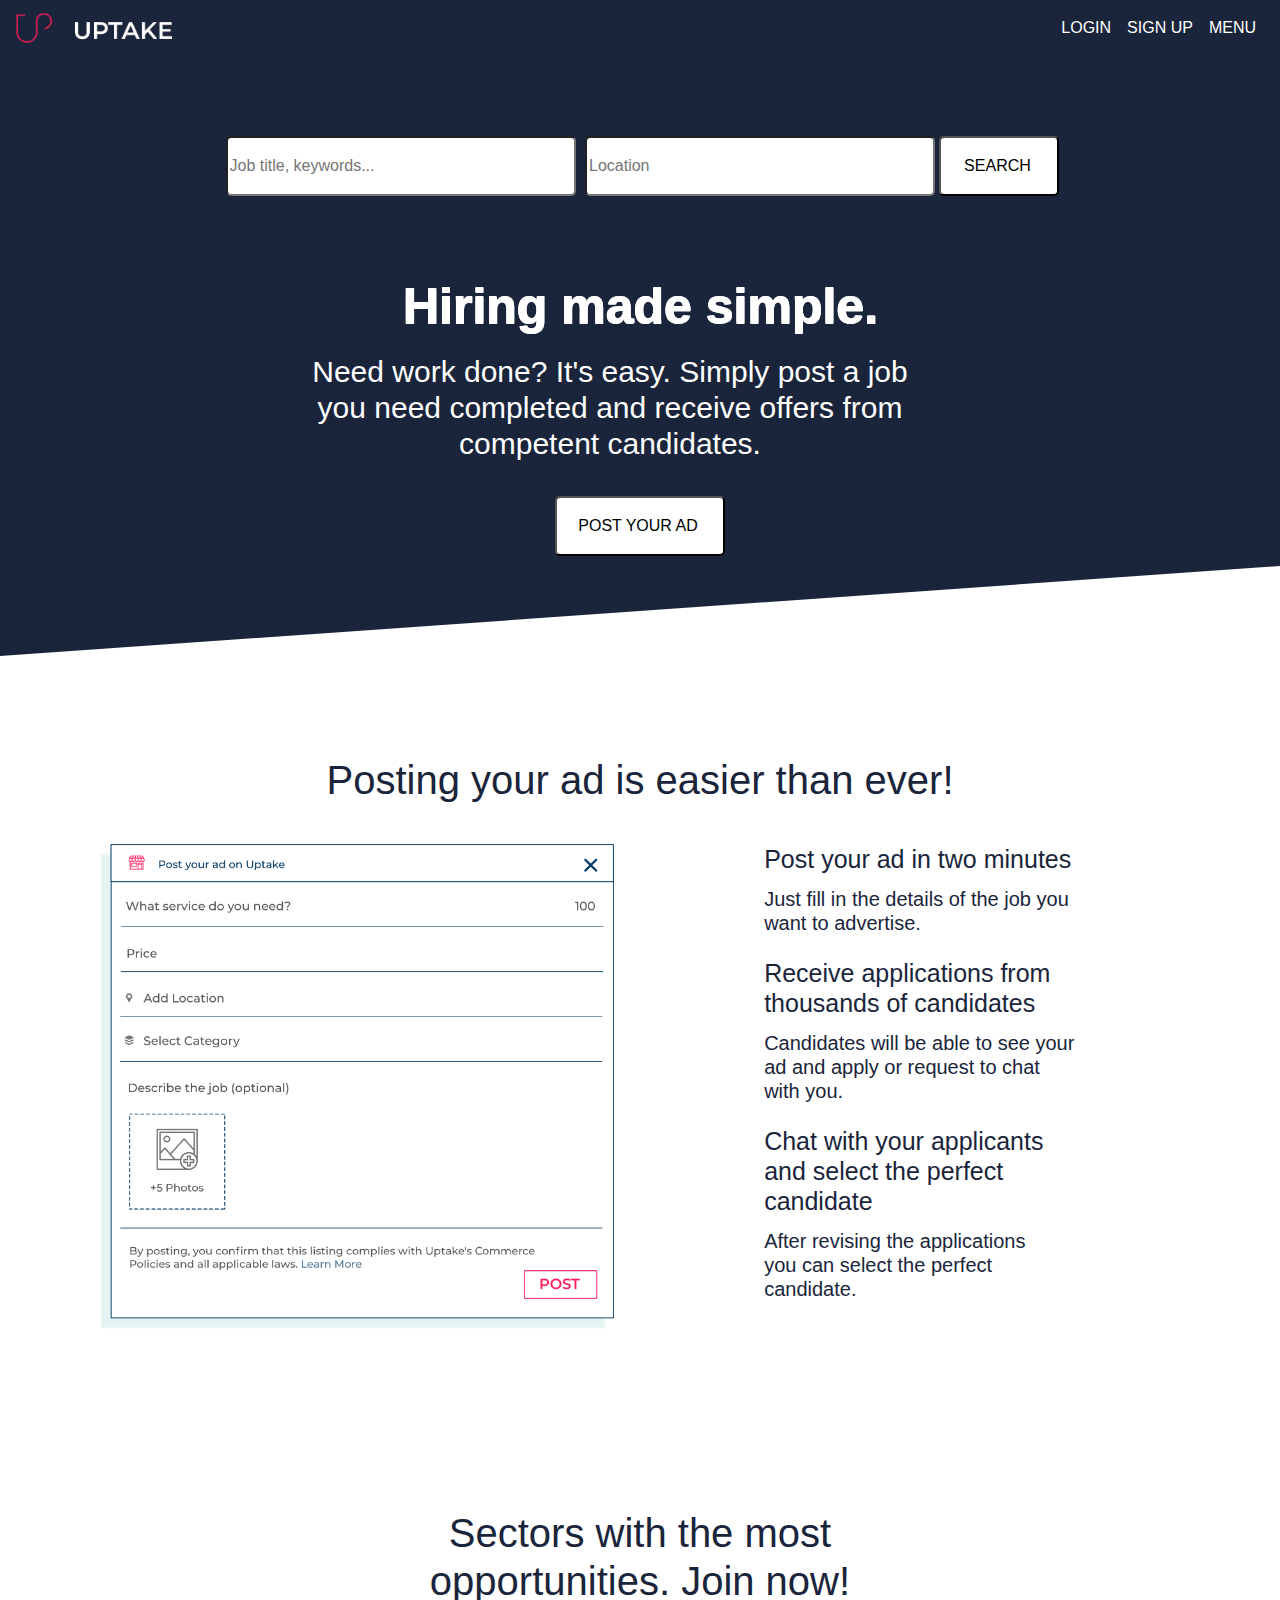
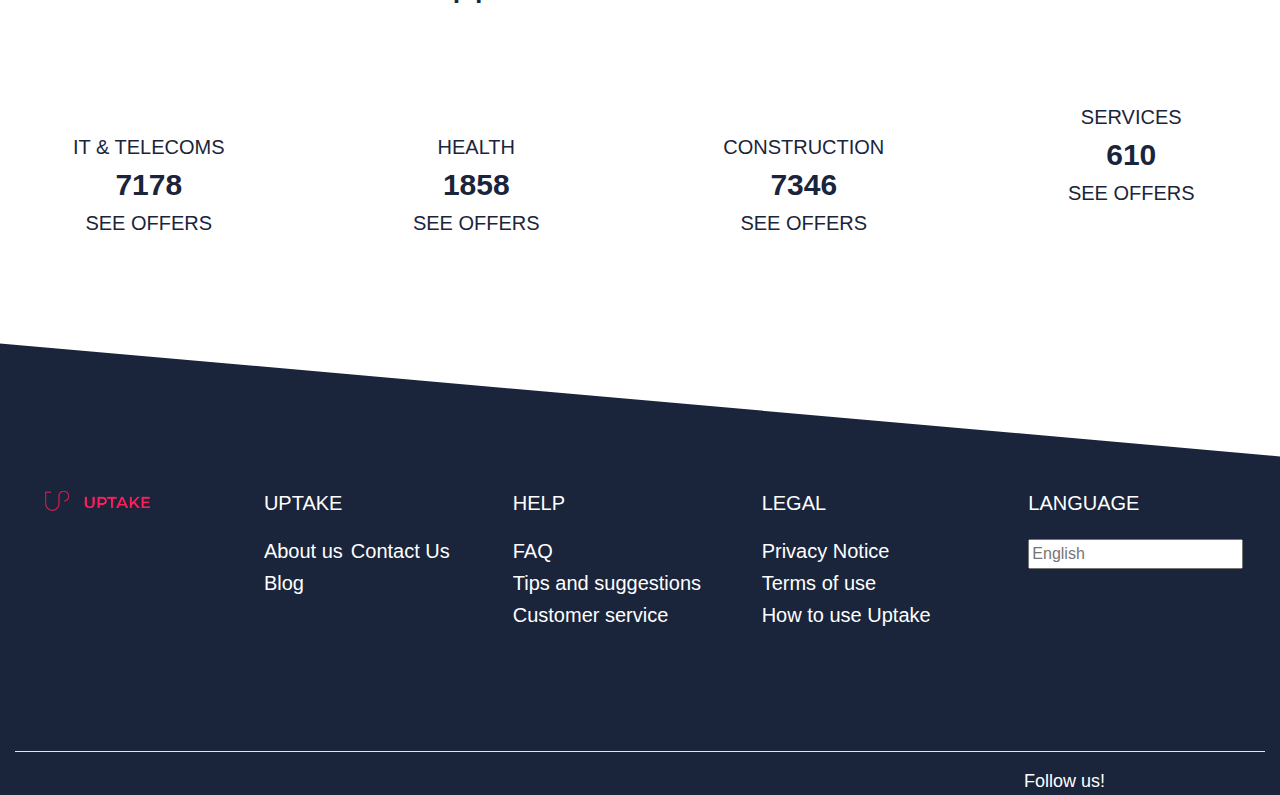
<file: index.html>
<!DOCTYPE html> <!--  creating html project  -->
<html>
  <head>
    <meta charset="utf-8">
    <title>Uptake</title>   <!-- assigning title for the page  --->
    <link href="css/bootstrap.min.css" rel="stylesheet">      <!-- linking bootstrap cascading style sheet  --->
    <link href="css/styles.css" rel="stylesheet" type="text/css">     <!-- linking my main style sheet  --->
    <link rel="stylesheet" href="https://use.fontawesome.com/releases/v5.8.2/css/all.css" integrity="sha384-oS3vJWv+0UjzBfQzYUhtDYW+Pj2yciDJxpsK1OYPAYjqT085Qq/1cq5FLXAZQ7Ay" crossorigin="anonymous">
  </head>
  <body>
    <nav class="navbar navbar-expand-lg navbar-light bg-light">
      <a class="navbar-brand" href="#">
        <img class="HeaderLogo" src="img/HeaderLogo.png" class="d-inline-block align-top" alt="">
      </a>
      <button class="navbar-toggler" type="button" data-toggle="collapse" data-target="#navbarNav" aria-controls="navbarNav" aria-expanded="false" aria-label="Toggle navigation">
        <span class="navbar-toggler-icon"></span>
      </button>
      <div class="collapse navbar-collapse" id="navbarNav">
        <ul class="navbar-nav ml-auto">
          <li class="nav-item active">
            <a class="nav-link" href="#">LOGIN <span class="sr-only">(current)</span></a>
          </li>
          <li class="nav-item">
            <a class="nav-link" href="#">SIGN UP</a>
          </li>
          <li class="nav-item">
            <a class="nav-link" href="#">MENU</a>
          </li>
        </ul>
      </div>
</nav>
    <div name="xcontainer" class="xcontainer">    <!-- container for the home page  --->
      <input type="text" placeholder="Job title, keywords...">
      <input type="text" placeholder="Location">
      <button href="./home.html">SEARCH</button>
      <!-- <button>Search</button> -->
      <h1>Hiring made simple. </h1>
      <h2>Need work done? It's easy. Simply post a job <br> you need completed and receive offers from <br> competent candidates.</h2><br>
      <button type="1">POST YOUR AD</button>
    </div>
    <section class="postAdArea">
        <div class="row">
            <div class="col-12">
                <h3>Posting your ad is easier than ever!</h3>
            </div>
            <div class="col-7">
              <img id="post" src="img/Post.png"></img>
            </div>
            <div class="col-5">
              <h4>Post your ad in two minutes</h4>
              <h5>Just fill in the details of the job you <br> want to advertise.</h5>
              <h4>Receive applications from<br>thousands of candidates</h4>
              <h5>Candidates will be able to see your<br>ad and apply or request to chat<br>with you.</h5>
              <h4>Chat with your applicants<br>and select the perfect<br>candidate</h4>
              <h5>After revising the applications<br>you can select the perfect<br>candidate.</h5>
            </div>
        </div>
    </section>
    <section class="statsArea">
        <div class="row">
            <div class="col-5 mx-auto">
                <h1 class="text-center">
                  <h3>Sectors with the most opportunities. Join now!</h3>
                </h1>
            </div>
        </div>
        <div class="stats">
          <div class="row">
              <div class="col-3">
                <i class="fas fa-laptop"></i>
                <h5>IT & TELECOMS</h5>
                <h6>7178</h6>
                <h5>SEE OFFERS</h5>
              </div>
              <div class="col-3">
                <i class="fas fa-stethoscope"></i>
                <h5>HEALTH</h5>
                <h6>1858</h6>
                <h5>SEE OFFERS</h5>
              </div>
              <div class="col-3">
                <i class="fas fa-tools"></i>
                <h5>CONSTRUCTION</h5>
                <h6>7346</h6>
                <h5>SEE OFFERS</h5>
              </div>
              <div class="col-3">
                <i class="far fa-id-card"></i>
                <h5>SERVICES</h5>
                <h6>610</h6>
                <h5>SEE OFFERS</h5>
              </div>
            </div>
          </div>
    </section>
    </div>

<!--- footer here --->
<footer>
  <div class="col-sm-12 text-left">
    <div class="row pt-5">
      <div class="col-sm-7 five-three">
        <div class="row align-items-start">
          <div class="col-sm-4">
            <img id="logo" class="logo" src="img/FooterLogo.png"></img>
          </div>
          <div class="col-sm-4 text-left">
            <h5 class="text mb-4 pt-0">UPTAKE</h5>   <!-- column title -->
            <ul class="list-inline mb-0">  <!--  setting the column style  -->
              <li class="list-inline-item">
                <h5>About us</h5>
              <li class="list-inline-item">
                <h5>Contact Us</h5>
              </li>
              <li class="list-inline-item">
                <h5>Blog</h5>
              </li>
            </ul>
          </div>
        <div class="col-sm-4 text-left">
          <h5 class="text mb-4 pt-0">HELP</h5> <!-- title for the column  -->
          <ul class="list-inline mb-0">  <!--  setting the column style  -->
            <li class="list-inline-item">
              <h5>FAQ</h5>
              <li class="list-inline-item">
                <h5>Tips and suggestions</h5>
              </li>
              <li class="list-inline-item">
                <h5>Customer service</h5>
              </li>
            </ul>
          </div><!-- end inner row -->
        </div>
      </div>
      <div class="col-sm-5 five-two">
        <div class="row d-flex align-items-start">
          <div class="col-sm-6 text-left">
            <h5 class="text mb-4 pt-0">LEGAL</h5> <!-- title for the column  -->
            <ul class="list-inline mb-0">  <!--  setting the column style  -->
              <li class="list-inline-item">
                <h5>Privacy Notice</h5>
                <li class="list-inline-item">
                  <h5>Terms of use</h5>
                </li>
                <li class="list-inline-item">
                  <h5>How to use Uptake</h5>
                </li>
              </ul>
            </div>
            <div class="col-sm-6 text-left">
              <h5 class="text mb-4 pt-0">LANGUAGE</h5> <!-- title for the column  -->
              <ul class="list-inline mb-0">  <!--  setting the column style  -->
                <li class="list-inline-item">
                  <input type="text" placeholder="English">
                </li>
              </ul>
            </div>
        </div><!-- end inner row -->
      </div>
    </div><!-- end outer row -->
    <div class="row">
      <div class="col-12 text-right">
        <hr>
        <ul class="nav justify-content-end">
          <li class="nav-item">
            <span>Follow us!</span>
          </li>
          <li class="nav-item">
            <a class="nav-link" href="#">
              <i class="fab fa-facebook-f"></i>
            </a>
          </li>
          <li class="nav-item">
            <a class="nav-link" href="#">
              <i class="fab fa-twitter"></i>
            </a>
          </li>
          <li class="nav-item">
            <a class="nav-link disabled" href="#">
              <i class="fab fa-google-plus-g"></i>
            </a>
          </li>
          <li class="nav-item">
            <a class="nav-link disabled" href="#">
              <i class="fab fa-youtube"></i>
            </a>
          </li>
          <li class="nav-item">
            <a class="nav-link disabled" href="#">
              <i class="fab fa-instagram"></i>
            </a>
          </li>
        </ul>
      </div>
    </div>
  </div>
</footer>


  <script src="https://code.jquery.com/jquery-3.4.1.min.js" integrity="sha256-CSXorXvZcTkaix6Yvo6HppcZGetbYMGWSFlBw8HfCJo=" crossorigin="anonymous"></script>
  <script src="js/bootstrap.bundle.min.js"></script>  <!-- bootstrap compiled and minified CSS   -->

</body>
</html>
</file>
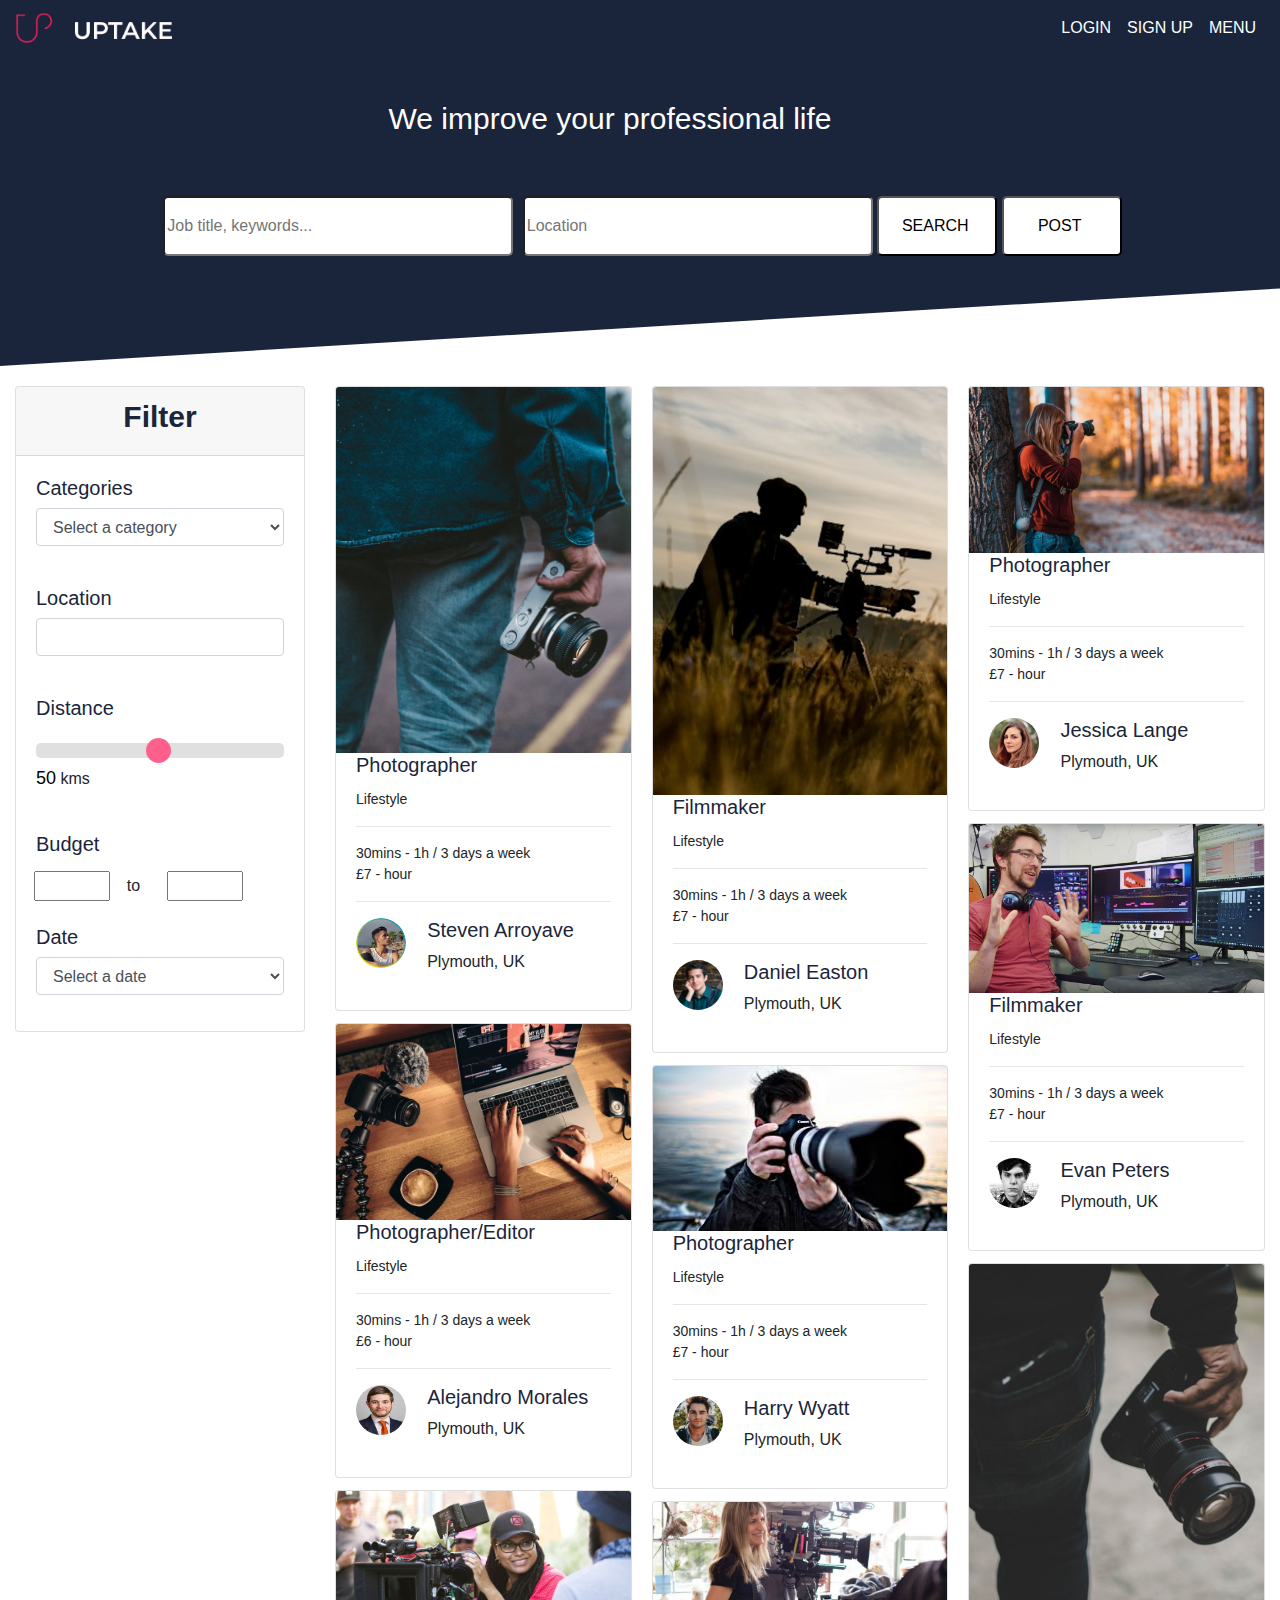
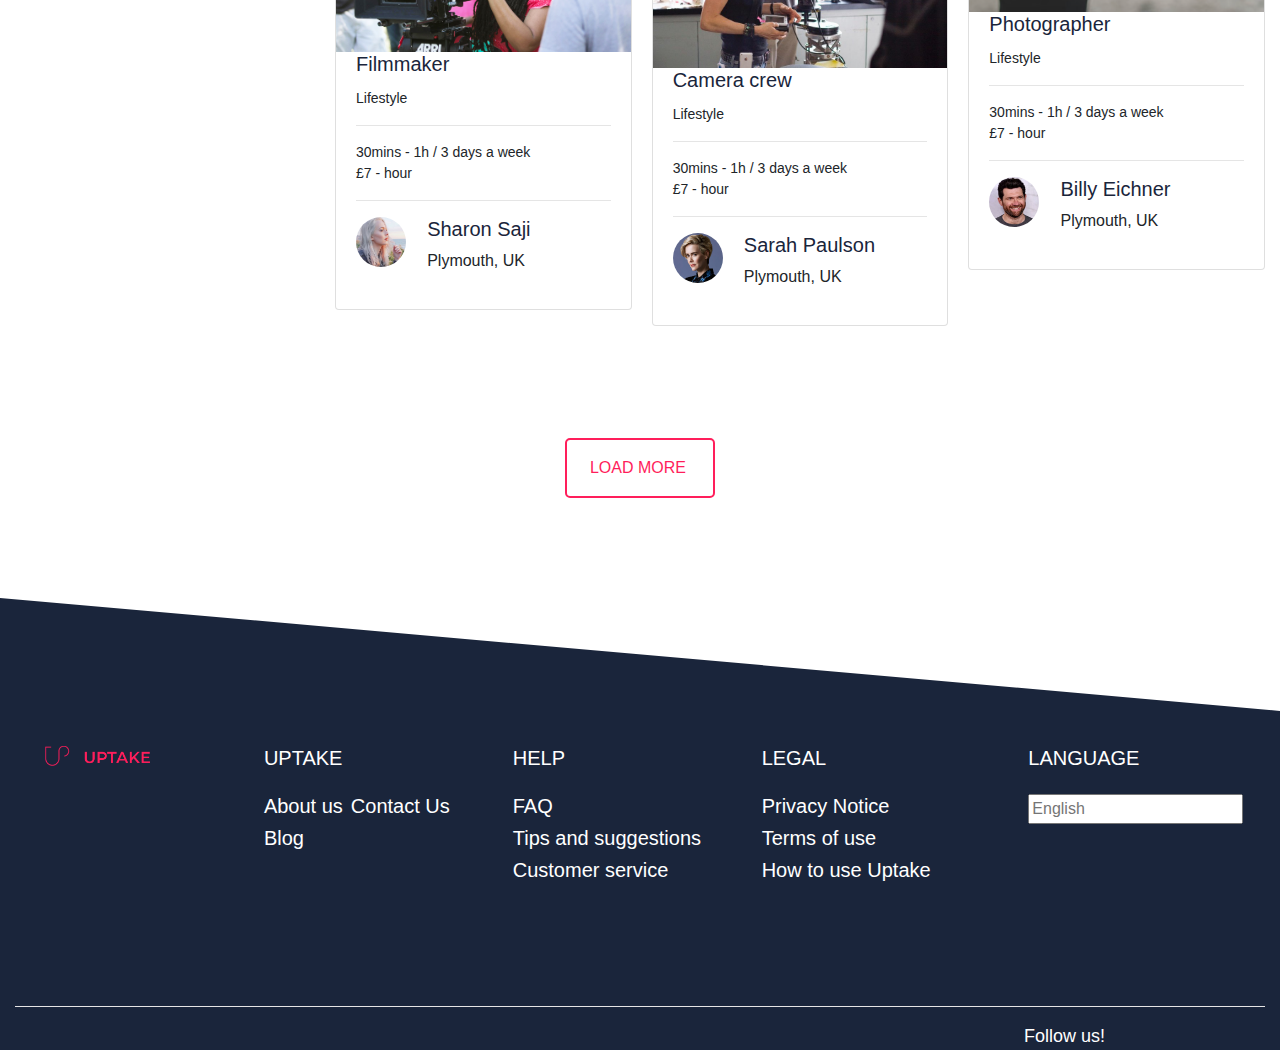
<file: home.html>
<!DOCTYPE html>
<html>
  <head>
  <meta http-equiv="Content-Type" content="text/html; charset=UTF-8">
    <title>Uptake</title>   <!-- assigning title for the page  --->
    <link href="./css/bootstrap.min.css" rel="stylesheet">      <!-- linking bootstrap cascading style sheet  --->
    <link href="./css/styles.css" rel="stylesheet" type="text/css">     <!-- linking my main style sheet  --->
    <link rel="stylesheet" href="https://use.fontawesome.com/releases/v5.8.2/css/all.css" integrity="sha384-oS3vJWv+0UjzBfQzYUhtDYW+Pj2yciDJxpsK1OYPAYjqT085Qq/1cq5FLXAZQ7Ay" crossorigin="anonymous">
  </head>
  <body>
    <nav class="navbar navbar-expand-lg navbar-light bg-light">
      <a class="navbar-brand" href="./home.html">
        <img class="HeaderLogo" src="img/HeaderLogo.png" class="d-inline-block align-top" alt="">
      </a>
      <button class="navbar-toggler" type="button" data-toggle="collapse" data-target="#navbarNav" aria-controls="navbarNav" aria-expanded="false" aria-label="Toggle navigation">
        <span class="navbar-toggler-icon"></span>
      </button>
      <div class="collapse navbar-collapse" id="navbarNav">
        <ul class="navbar-nav ml-auto">
          <li class="nav-item active">
            <a class="nav-link" href="./home.html">LOGIN <span class="sr-only"></span></a>
          </li>
          <li class="nav-item">
            <a class="nav-link" href="./home.html">SIGN UP</a>
          </li>
          <li class="nav-item">
            <a class="nav-link" href="./home.html">MENU</a>
          </li>
        </ul>
      </div>
</nav>
    <div name="xcontainer2" class="xcontainer2">    <!-- container for the home page  --->
      <h2>We improve your professional life</h2><br>
      <input type="text" placeholder="Job title, keywords...">
      <input type="text" placeholder="Location">
      <button>SEARCH</button>
      <button data-toggle="modal" data-target="#exampleModal">POST</button>
    </div>
    <div class="container-fluid">
      <div class="row align-items-start" id="row2">
        <div class="col-3">
          <div class="card" id="filter">
          		<header class="card-header">
          			<h6 class="title">Filter</h6>
          		</header>
              <div class="card-body">
                <h5>Categories</h5>
                <div class="form-group">
                  <select class="form-control" id="exampleFormControlSelect1">
                    <option hidden="">Select a category</option>
                    <option>Administration</option>
                    <option>Charity &amp; Voluntary</option>
                    <option>Construction</option>
                    <option>Education</option>
                    <option>Finance</option>
                    <option>Health</option>
                    <option>IT &amp; Telecoms</option>
                    <option>Media, Digital &amp; Creative</option>
                    <option>Retail</option>
                    <option>Security &amp; Safety</option>
                    <option>Training</option>
                    <option>Other</option>
                  </select>
                </div><br>
                <h5>Location</h5>
                <div class="form-group">
                  <input class="form-control" type="text">
                </div><br>
                <h5>Distance</h5>
                <div class="slidecontainer">
                  <input type="range" min="1" max="100" value="50" class="slider" id="myRange">
                  <p><span id="demo">50</span> kms</p>
                </div><br>
                <h5>Budget</h5>
                <div class="row" id="maxmin">
                  <div class="column">
                    <input type="text" id="name" name="name" requiredminlength="4" maxlength="8" size="5">
                  </div>
                  <div class="column">to</div>
                  <div class="column">
                    <input type="text" id="name" name="name" requiredminlength="4" maxlength="8" size="5">
                  </div>
                </div><br>
                <h5>Date</h5>
                <div class="form-group">
                  <select class="form-control" id="exampleFormControlSelect1">
                    <option hidden="">Select a date</option>
                    <option>Last 24hrs</option>
                    <option>Last week</option>
                    <option>Last month</option>
                    <option>Last 3 months</option>
                    <option>Last 6 months</option>
                    <option>Last year</option>
                    <option>Forever</option>
                  </select>
                </div>
              </div>
          </div>	 <!-- card-body.// -->
        </div> <!-- card.// -->
        <div class="col-9"> <!---New post--->
          <div class="card-columns" id="cards">
             <div class="card" data-toggle="modal" data-target="#postModal">
               <img id="postpic" class="card-img-top w-100" src="./img/Posts/1.jpg" alt="Card image cap">
               <div class="card-body">
                 <h5 class="card-title">Photographer</h5>
                 <p class="card-text">Lifestyle</p> <hr>
                 <p class="card-text">30mins - 1h / 3 days a week<br>£7 - hour</p><hr>
                 <div id="propic" class="row">
                   <div class="col-3">
                     <img id="profilepic" class="profilepic" src="./img/Posts/1p.jpg" alt="Cardprofileimg">
                   </div>
                   <div class="col-9">
                     <h5 class"card-title"="">Steven Arroyave</h5>
                     <p class"card-text"="">Plymouth, UK</p>
                    </div>
                 </div>
               </div>
             </div>
             <div class="card">
               <img id="postpic" class="card-img-top w-100" src="./img/Posts/2.jpg" alt="Card image cap">
               <div class="card-body">
                 <h5 class="card-title">Photographer/Editor</h5>
                 <p class="card-text">Lifestyle</p> <hr>
                 <p class="card-text">30mins - 1h / 3 days a week<br>£6 - hour</p><hr>
                 <div id="propic" class="row">
                   <div class="col-3">
                     <img id="profilepic" class="profilepic" src="./img/Posts/2p.jpg" alt="Cardprofileimg">
                   </div>
                   <div class="col-9">
                     <h5 class"card-title"="">Alejandro Morales</h5>
                     <p class"card-text"="">Plymouth, UK</p>
                    </div>
                 </div>
               </div>
             </div>
             <div class="card" data-toggle="modal" data-target="#postModal">
               <img id="postpic" class="card-img-top w-100" src="./img/Posts/3.jpg" alt="Card image cap">
               <div class="card-body">
                 <h5 class="card-title">Filmmaker</h5>
                 <p class="card-text">Lifestyle</p> <hr>
                 <p class="card-text">30mins - 1h / 3 days a week<br>£7 - hour</p><hr>
                 <div id="propic" class="row">
                   <div class="col-3">
                     <img id="profilepic" class="profilepic" src="./img/Posts/3p.jpg" alt="Cardprofileimg">
                   </div>
                   <div class="col-9">
                     <h5 class"card-title"="">Sharon Saji</h5>
                     <p class"card-text"="">Plymouth, UK</p>
                    </div>
                 </div>
               </div>
             </div>
             <div class="card">
               <img id="postpic" class="card-img-top w-100" src="./img/Posts/4.jpg" alt="Card image cap">
               <div class="card-body">
                 <h5 class="card-title">Filmmaker</h5>
                 <p class="card-text">Lifestyle</p> <hr>
                 <p class="card-text">30mins - 1h / 3 days a week<br>£7 - hour</p><hr>
                 <div id="propic" class="row">
                   <div class="col-3">
                     <img id="profilepic" class="profilepic" src="./img/Posts/4p.jpg" alt="Cardprofileimg">
                   </div>
                   <div class="col-9">
                     <h5 class"card-title"="">Daniel Easton</h5>
                     <p class"card-text"="">Plymouth, UK</p>
                    </div>
                 </div>
               </div>
             </div>
             <div class="card">
               <img id="postpic" class="card-img-top w-100" src="./img/Posts/5.jpg" alt="Card image cap">
               <div class="card-body">
                 <h5 class="card-title">Photographer</h5>
                 <p class="card-text">Lifestyle</p> <hr>
                 <p class="card-text">30mins - 1h / 3 days a week<br>£7 - hour</p><hr>
                 <div id="propic" class="row">
                   <div class="col-3">
                     <img id="profilepic" class="profilepic" src="./img/Posts/5p.jpg" alt="Cardprofileimg">
                   </div>
                   <div class="col-9">
                     <h5 class"card-title"="">Harry Wyatt</h5>
                     <p class"card-text"="">Plymouth, UK</p>
                    </div>
                 </div>
               </div>
             </div>
             <div class="card">
               <img id="postpic" class="card-img-top w-100" src="./img/Posts/6.jpg" alt="Card image cap">
               <div class="card-body">
                 <h5 class="card-title">Camera crew</h5>
                 <p class="card-text">Lifestyle</p> <hr>
                 <p class="card-text">30mins - 1h / 3 days a week<br>£7 - hour</p><hr>
                 <div id="propic" class="row">
                   <div class="col-3">
                     <img id="profilepic" class="profilepic" src="./img/Posts/6p.jpg" alt="Cardprofileimg">
                   </div>
                   <div class="col-9">
                     <h5 class"card-title"="">Sarah Paulson</h5>
                     <p class"card-text"="">Plymouth, UK</p>
                    </div>
                 </div>
               </div>
             </div>
             <div class="card">
               <img id="postpic" class="card-img-top w-100" src="./img/Posts/7.jpg" alt="Card image cap">
               <div class="card-body">
                 <h5 class="card-title">Photographer</h5>
                 <p class="card-text">Lifestyle</p> <hr>
                 <p class="card-text">30mins - 1h / 3 days a week<br>£7 - hour</p><hr>
                 <div id="propic" class="row">
                   <div class="col-3">
                     <img id="profilepic" class="profilepic" src="./img/Posts/7p.jpg" alt="Cardprofileimg">
                   </div>
                   <div class="col-9">
                     <h5 class"card-title"="">Jessica Lange</h5>
                     <p class"card-text"="">Plymouth, UK</p>
                    </div>
                 </div>
               </div>
             </div>
             <div class="card">
               <img id="postpic" class="card-img-top w-100" src="./img/Posts/8.jpg" alt="Card image cap">
               <div class="card-body">
                 <h5 class="card-title">Filmmaker</h5>
                 <p class="card-text">Lifestyle</p> <hr>
                 <p class="card-text">30mins - 1h / 3 days a week<br>£7 - hour</p><hr>
                 <div id="propic" class="row">
                   <div class="col-3">
                     <img id="profilepic" class="profilepic" src="./img/Posts/8p.jpg" alt="Cardprofileimg">
                   </div>
                   <div class="col-9">
                     <h5 class"card-title"="">Evan Peters</h5>
                     <p class"card-text"="">Plymouth, UK</p>
                    </div>
                 </div>
               </div>
             </div>
             <div class="card">
               <img id="postpic" class="card-img-top w-100" src="./img/Posts/9.jpg" alt="Card image cap">
               <div class="card-body">
                 <h5 class="card-title">Photographer</h5>
                 <p class="card-text">Lifestyle</p> <hr>
                 <p class="card-text">30mins - 1h / 3 days a week<br>£7 - hour</p><hr>
                 <div id="propic" class="row">
                   <div class="col-3">
                     <img id="profilepic" class="profilepic" src="./img/Posts/9p.jpg" alt="Cardprofileimg">
                   </div>
                   <div class="col-9">
                     <h5 class"card-title"="">Billy Eichner</h5>
                     <p class"card-text"="">Plymouth, UK</p>
                    </div>
                 </div>
               </div>
             </div>
           </div>
        </div> <!---New post end--->
      </div>
    </div>
    <div>
      <div name="loadmore"  class="row">
          <div class="col-5 mx-auto">
                <button id="loadmore">LOAD MORE</button>
          </div>
      </div>
    </div>
<!--- footer here --->
<footer>
  <div class="col-sm-12 text-left">
    <div class="row pt-5">
      <div class="col-sm-7 five-three">
        <div class="row align-items-start">
          <div class="col-sm-4">
            <img id="logo" class="logo" src="img/FooterLogo.png">
          </div>
          <div class="col-sm-4 text-left">
            <h5 class="text mb-4 pt-0">UPTAKE</h5>   <!-- column title -->
            <ul class="list-inline mb-0">  <!--  setting the column style  -->
              <li class="list-inline-item">
                <h5>About us</h5>
              </li><li class="list-inline-item">
                <h5>Contact Us</h5>
              </li>
              <li class="list-inline-item">
                <h5>Blog</h5>
              </li>
            </ul>
          </div>
        <div class="col-sm-4 text-left">
          <h5 class="text mb-4 pt-0">HELP</h5> <!-- title for the column  -->
          <ul class="list-inline mb-0">  <!--  setting the column style  -->
            <li class="list-inline-item">
              <h5>FAQ</h5>
              </li><li class="list-inline-item">
                <h5>Tips and suggestions</h5>
              </li>
              <li class="list-inline-item">
                <h5>Customer service</h5>
              </li>
            </ul>
          </div><!-- end inner row -->
        </div>
      </div>
      <div class="col-sm-5 five-two">
        <div class="row d-flex align-items-start">
          <div class="col-sm-6 text-left">
            <h5 class="text mb-4 pt-0">LEGAL</h5> <!-- title for the column  -->
            <ul class="list-inline mb-0">  <!--  setting the column style  -->
              <li class="list-inline-item">
                <h5>Privacy Notice</h5>
                </li><li class="list-inline-item">
                  <h5>Terms of use</h5>
                </li>
                <li class="list-inline-item">
                  <h5>How to use Uptake</h5>
                </li>
              </ul>
            </div>
            <div class="col-sm-6 text-left">
              <h5 class="text mb-4 pt-0">LANGUAGE</h5> <!-- title for the column  -->
              <ul class="list-inline mb-0">  <!--  setting the column style  -->
                <li class="list-inline-item">
                  <input type="text" placeholder="English">
                </li>
              </ul>
            </div>
        </div><!-- end inner row -->
      </div>
    </div><!-- end outer row -->
    <div class="row">
      <div class="col-12 text-right">
        <hr>
        <ul class="nav justify-content-end">
          <li class="nav-item">
            <span>Follow us!</span>
          </li>
          <li class="nav-item">
            <a class="nav-link" href="#">
              <i class="fab fa-facebook-f"></i>
            </a>
          </li>
          <li class="nav-item">
            <a class="nav-link" href="#">
              <i class="fab fa-twitter"></i>
            </a>
          </li>
          <li class="nav-item">
            <a class="nav-link disabled" href="#">
              <i class="fab fa-google-plus-g"></i>
            </a>
          </li>
          <li class="nav-item">
            <a class="nav-link disabled" href="#">
              <i class="fab fa-youtube"></i>
            </a>
          </li>
          <li class="nav-item">
            <a class="nav-link disabled" href="#">
              <i class="fab fa-instagram"></i>
            </a>
          </li>
        </ul>
      </div>
    </div>
  </div>
</footer>


<!--- new post modal -->
<div class="modal fade bd-example-modal-lg" id="exampleModal" tabindex="-1" role="dialog" aria-labelledby="exampleModalLabel" aria-hidden="true">
  <div class="modal-dialog modal-lg" role="document">
    <div class="modal-content">
      <div class="modal-header">
        <i class="fas fa-store-alt" id="headerFas"></i>
        <h5 class="modal-title" id="exampleModalLabel">Post your ad on Uptake</h5>
        <button type="button" class="close" data-dismiss="modal" aria-label="Close">
          <span aria-hidden="false">&times;</span>
        </button>
      </div>
      <div class="modal-body">
        <div class="form-group">
          <input id="modalinput" class="form-control" type="text" placeholder="What service do you need?">
        </div>
        <hr>
        <div class="form-group">
          <input  id="modalinput" class="form-control" type="text" placeholder="Price">
        </div><hr>
        <div class="form-group">
          <input  id="modalinput" class="form-control" type="text" placeholder="Add location">
        </div><hr>
        <div class="form-group">
          <div class="form-group">
            <select class="form-control" id="modalinput">
              <option hidden="">Select a category</option>
              <option>Administration</option>
              <option>Charity &amp; Voluntary</option>
              <option>Construction</option>
              <option>Education</option>
              <option>Finance</option>
              <option>Health</option>
              <option>IT &amp; Telecoms</option>
              <option>Media, Digital &amp; Creative</option>
              <option>Retail</option>
              <option>Security &amp; Safety</option>
              <option>Training</option>
              <option>Other</option>
            </select>
          </div>
        </div><hr>
        <div class="form-group">
          <input id="modalinput" class="form-control" type="text" placeholder="Describe the job (optional)">
          <div class="form-group">
            <img id="addphotos" src="./img/addimages.jpg" alt="Card image cap">
          </div>
        </div>
      </div>
      <div class="modal-footer">
        <p>By posting, you confirm that this listing complies with Uptake's Commerce<br>Policies and all applicable laws. Learn more.<p>
        <button id="loadmore" type="button" class="btn btn-primary">POST</button>
      </div>
    </div>
  </div>
</div>
<!--- new post modal end --->


<!--- current post modal -->
<div class="modal fade bd-example-modal-lg" id="postModal" tabindex="-1" role="dialog" aria-labelledby="exampleModalLabel" aria-hidden="true">
  <div class="modal-dialog modal-lg" role="document">
    <div class="modal-content">
      <div class="modal-header">
        <button type="button" class="close" data-dismiss="modal" aria-label="Close">
          <span aria-hidden="false">&times;</span>
        </button>
      </div>
      <div class="modal-body">
        <div class="row" id="row2">
          <div class="col-md-6">
            <h5 class="card-title">Photographer</h5>
            <p class="card-text">Photography</p><br>
            <h5>Description</h5>
            <p class="card-text">I am a passionate and artistic photographer and photo editor. Always looking for a different angle and striving to improve all the time. More than capable of capturing a wide array of scenes, portraits, products and beauty in my photos. I am also a pro in Photoshop - both in editing and graphic design. </p>
            <div class="row" id="row2">
                <div class="col-md-4">
                  <i id="iconx" class="far fa-comment-dots"></i>
                  <p class="card-text" id="iconp">Request<br>chat</p>
                </div>
                <div class="col-md-4">
                  <i id="iconx" class="fas fa-tasks"></i>
                  <p class="card-text" id="iconp">Apply</p>
                </div>
                <div class="col-md-4">
                  <i id="iconx" class="far fa-heart"></i>
                  <p class="card-text" id="iconp">Save to<br>favorites</p>
                </div>
            </div>
          </div>
          <div class="col-md-6">
            <div id="propic" class="row">
              <div class="col-3">
                <img id="profilepic2" class="profilepic2" src="./img/Posts/1p.jpg" alt="Cardprofileimg">
              </div>
              <div class="col-9">
                <h5 class"card-title"="">Steven Arroyave</h5>
                <p class"card-text"="">Plymouth, UK</p>
              </div>
              <h5>Ratings</h5><br>
              <div class="row" id="row2">
                <i class="fas fa-star" style="color:#fec107;"></i>
                <i class="fas fa-star" style="color:#fec107;"></i>
                <i class="fas fa-star" style="color:#fec107;"></i>
                <i class="fas fa-star" style="color:#fec107;"></i>
                <i class="fas fa-star" style="color:#a0a0a0;"></i>
              </div>
              <div class="row" id="row2">
                <img id="map" class="map" src="./img/Posts/11.png" alt="mapimg">
              </div>
            </div>
          </div>
        </div>
      </div>
    </div>
  </div>
</div>
<!--- current post modal end--->



  <script src="https://code.jquery.com/jquery-3.4.1.min.js" integrity="sha256-CSXorXvZcTkaix6Yvo6HppcZGetbYMGWSFlBw8HfCJo=" crossorigin="anonymous"></script>
  <script src="./js/bootstrap.bundle.min.js"></script>  <!-- bootstrap compiled and minified CSS   -->
  <script src="./js/scripts.js"></script>



</body></html>
</file>
<file: css/styles.css>
@font-face {   /* importing the font that I'll be using  */
  font-family: 'Montserrat', sans-serif;
  font-weight: 400;
  src: url('https://fonts.googleapis.com/css?family=Montserrat');
}

body{    /*  styling the whole website's body, using the font i imported  */
  background-color: white;
  font-family: 'Montserrat', sans-serif;
  margin: 0;
  padding: 0;
}


.bg-light {
    background-color: #1A253B!important;
}

.navbar-light .navbar-nav .nav-link {
    color: white;
}

.navbar-light .navbar-nav .active>.nav-link, .navbar-light .navbar-nav .nav-link.active, .navbar-light .navbar-nav .nav-link.show, .navbar-light .navbar-nav .show>.nav-link {
    color: white;
}

.HeaderLogo{
  height: 30px;
  width: auto;
}

.xcontainer {    /* styling the top intro page  */
  background-color: #1a253b;
  -webkit-clip-path: polygon(0 0, 100% 0, 100% 85%, 0 100%);
  clip-path: polygon(0 0, 100% 0, 100% 85%, 0 100%);
  text-align: center;
  align-items: center;
  /* position: relative; */
}

.xcontainer input[type=text] {
  margin-top: 80px;
  margin-left: 5px;
  height: 60px;
  width: 350px;
  align-items: center;
  box-sizing: border-box;
  border-radius:5px;
}

.xcontainer button {
  background-color: white;
  height: 60px;
  width: 120px;
  padding-right: 10px;
  border-radius: 5px;
}

.xcontainer button[type="1"] {
  margin-bottom: 100px;
  width: 170px;
}


.xcontainer2 {    /* styling the top intro page  */
  background-color: #1a253b;
  -webkit-clip-path: polygon(0 0, 100% 0, 100% 75%, 0 100%);
  clip-path: polygon(0 0, 100% 0, 100% 75%, 0 100%);
  text-align: center;
  align-items: center;
  /* position: relative; */
}

.xcontainer2 input[type=text] {
  margin-top: 25px;
  margin-left: 5px;
  margin-bottom: 110px;
  height: 60px;
  width: 350px;
  align-items: center;
  box-sizing: border-box;
  border-radius:5px;
}

.xcontainer2 button {
  background-color: white;
  height: 60px;
  width: 120px;
  padding-right: 10px;
  border-radius: 5px;
}

.xcontainer2 h2{
  padding-top: 45px;
}

.card-columns {
  @include media-breakpoint-only(lg) {
    column-count: 4;
  }
  @include media-breakpoint-only(xl) {
    column-count: 5;
  }
}

.card input[type=number] {
  width: 100px;
}

.card filter{
  background-color: #F7F7F7;
}

#demo{
  color: black;
}

.card h5{
  font-size: 20px;
}





.slidecontainer {
  width: 100%;
}

.slider {
  -webkit-appearance: none;
  width: 100%;
  height: 15px;
  border-radius: 5px;
  background: #d3d3d3;
  outline: none;
  opacity: 0.7;
  -webkit-transition: .2s;
  transition: opacity .2s;
  margin-top: 15px;
}

.slider:hover {
  opacity: 1;
}

.slider::-webkit-slider-thumb {
  -webkit-appearance: none;
  appearance: none;
  width: 25px;
  height: 25px;
  border-radius: 50%;
  background: #ff1e5b;
  cursor: pointer;
}

.slider::-moz-range-thumb {
  width: 25px;
  height: 25px;
  border-radius: 50%;
  background: #ff1e5b;
  cursor: pointer;
}





#profilepic{
  border-radius: 50%;
  width: 50px;
  height: 50px;
  vertical-align: top;
}

#propic{
  padding-top: 0;
  margin-top: 0;
}

select {
  width: 150px;
  height: 35px;
  background-color: white;
}

img{  /* styling the main picture  */
  float: left;
  /* height: 45%;
  width: 45%; */
  /* width: 70%;
  align: top;
  margin-left: 100px;
  margin-right: 30px;
  max-width: 70%; */
}

.postAdArea img{
  width: 70%;
  align: top;
  margin-left: 100px;
  margin-right: 30px;
  max-width: 70%; */
}

.cards img{
  width: 100%;
  margin-left: 0px;
  margin-right: 0px;
}


.far, .fas{
  font-size: 30px;
  margin-bottom: 20px;
  align-items: center;
  align-content: center;
}

.postAdArea h5{
  text-align: left;
  padding-bottom: 15px;
}

.postAdArea h4{
  text-align: left;
  padding-bottom: 5px;
}

.statsArea h3{
  margin-bottom: 0px;
}

.statsArea h5{
  align-items: center;
  text-align: center;
}

.icon{
  height: 15%;
  width: 15%;
  float: none;
  align-items: : center;
  margin-bottom: 15px;
}

.row{
  margin-top: 100px;
  text-align: center;
}

#row2{
  margin-top: 20px;
}


.column {
  float: left;
  width: 25%;
  align-items: center;
  text-align: center;
}

/* Clear floats after the columns */
.row:after {
  content: "";
  display: table;
  clear: both;
}

h1{   /*  styling the first header style, applying text shadow to make the font look thicker, since the font itself doesn't allow more weight(probably not the best practice but the easiest solution I could find)  */
  color: white;
  font-size: 50px;
  font-weight: 600;
  text-shadow: 0px 1px, 1px 0px, 1px 1px;
  margin-top: 80px;
  margin-bottom: 18px;
}

h2{  /*  second header style  */
  color: white;
  font-size: 30px;
  background-color: rgba(0,0,0,0);
  margin-right: 60px;
  margin-bottom: 10px;
}

h3{         /*  third header style  */
  color: #1A253B;
  font-size: 40px;
  /* margin-top: 65px; */
  /* margin-right: 60px; */
  margin-bottom:40px;
  padding-bottom: 0px;
  text-align: center;
}

h4{   /*  4th header style  */
  color: #1A253B;
  font-size: 25px;
}

h5{
  color: #1A253B;
  font-size: 20px;
  text-align: left;
}

h6{
  color: #1A253B;
  font-size: 30px;
  font-weight: 700;
}

span{
  color: white;
  font-size: 18px;
}

p{
  text-align: left;
}

.card-title {
  font-size: 16px;
  margin-top: 15px;
}

.card-text{
  font-size: 14px;
  margin-top: 10px;
  text-align: left;
}

#loadmore{
  background-color: white;
  height: 60px;
  width: 150px;
  padding-right: 10px;
  border-radius: 5px;
  border:2px solid #ff1e5b;
  color: #ff1e5b;
}

footer{   /*  styling the footer  */
  background-color: #1a253b;
  -webkit-clip-path: polygon(0 0, 100% 25%, 100% 100%, 0 100%);
  clip-path: polygon(0 0, 100% 25%, 100% 100%, 0 100%);
}

footer h5{
  color: white;
  font-size: 20px;
}

footer img{  /*  styling the footer's logo  */
height: 20px;
width: auto;
margin-left: 30px;
}

.social{
  height: 40%;
  width: 40%;
  align: middle;
  float: right;
}
.fab{
  color:#ff1e5b;
  font-size: 20px;
}

hr{
  display: block;
  background-color: white;
}

#exampleModal h5{
  color: white;
}

#exampleModal p{
  font-size: 10px;
  margin-left: 13px;
}

#exampleModal{
  top: 50px;
}

#postModal{
  top: 50px;
}

#postModal h5{
  color: #1a253b;
  font-size: 20px;
  padding-top: 0px;
}

#maxmin{
  margin-top: 15px;
  align-items: center;
  align-content: center;
  padding-left: 13px;
}

#postModal .modal-header{
  background-image: url("../img/Posts/10.jpg");
  background-size: cover;
  border-top-left-radius: 0px;
  border-top-right-radius: 0px;
  height: 300px;
}

#exampleModal .modal-header{
  background-color: #1A253B;
  border-top-left-radius: 0px;
  border-top-right-radius: 0px;
}

#profilepic2{
  border-radius: 50%;
  width: 65px;
  height: 65px;
  vertical-align: top;
  margin-bottom: 30px;
}

.fas{
  color: #ff1e5b;
  font-size: 20px;
  margin-right: 10px;
  margin-top: 20px;
  margin-bottom: 20px;
  align: right;
}

#headerFas{
  color: #ff1e5b;
  font-size: 20px;
  margin-right: 10px;
  align: center;
  margin-top: 5px;
  margin-bottom: 0px;
}



#modalinput{
  border: none;
  box-shadow: none;
}

#map{
  height: 100%;
  width: 90%;
  align-items: center;
  padding-top: 10px;
}

#iconx{
  color: #1a253b;
  font-size: 35px;
  margin-top: 0px;
}
#iconp{
  text-align: center;
  margin-top: 0px;
}

#addphotos{
  height: 100px;
  width:100px;
  margin-left: 18px;
  margin-top: 15px;
  float: none;
}

.form-control:focus {
  border-color: inherit;
  -webkit-box-shadow: none;
  box-shadow: none;
}
</file>
